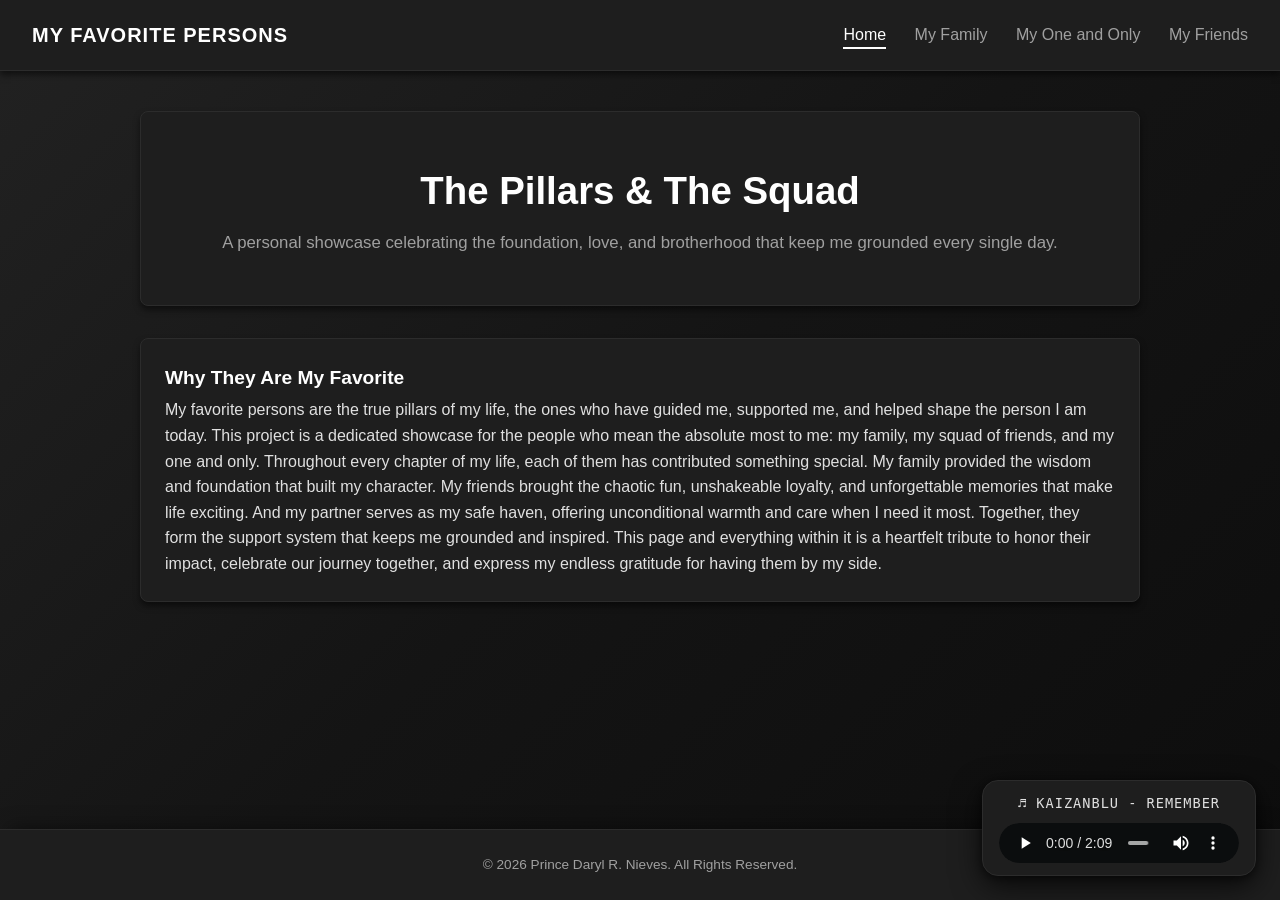
<file: index.html>
<!DOCTYPE html>
<html lang="en">
<head>
    <meta charset="UTF-8">
    <meta name="viewport" content="width=device-width, initial-scale=1.0">
    <title>Home - Favorite Persons Website</title>
    <link rel="stylesheet" href="css/style.css">
</head>
<body>
    <!-- Header Section -->
    <header>
        <div class="logo">MY FAVORITE PERSONS</div>
            <!-- Navigations -->
            <nav>
                <a href="index.html" class="active">Home</a>
                <a href="pages/family.html">My Family</a>
                <a href="pages/special.html">My One and Only</a>
                <a href="pages/friends.html">My Friends</a>
            </nav>
    </header>

    <main>
        <!-- Main Section -->
        <section class="favorites">
            <h1>The Pillars & The Squad</h1>
            <p>A personal showcase celebrating the foundation, love, and brotherhood that keep me grounded every single day.</p>
        </section>

        <!-- About Section -->
        <section class="card">
            <h3>Why They Are My Favorite</h3>
            <p>My favorite persons are the true pillars of my life, the ones who have guided me, supported me, and helped shape the person I am today. This project is a dedicated showcase for the people who mean the absolute most to me: my family, my squad of friends, and my one and only. Throughout every chapter of my life, each of them has contributed something special. My family provided the wisdom and foundation that built my character. My friends brought the chaotic fun, unshakeable loyalty, and unforgettable memories that make life exciting. And my partner serves as my safe haven, offering unconditional warmth and care when I need it most. Together, they form the support system that keeps me grounded and inspired. This page and everything within it is a heartfelt tribute to honor their impact, celebrate our journey together, and express my endless gratitude for having them by my side.</p>
        </section>
    </main>

    <!-- Audio Player -->
    <div class="audio-card">
        <div class="audio-label">
             <span>♬ KAIZANBLU - REMEMBER</span>
        </div>
        <audio controls loop autoplay>
            <source src="assets/audios/kaizanblu-remember.mp3" type="audio/mpeg">
            Your browser does not support the audio element.
        </audio>
    </div>

    <!-- Footer Section -->
    <footer>
        <p>© 2026 Prince Daryl R. Nieves. All Rights Reserved.</p>
    </footer>
</body>
</html>
</file>
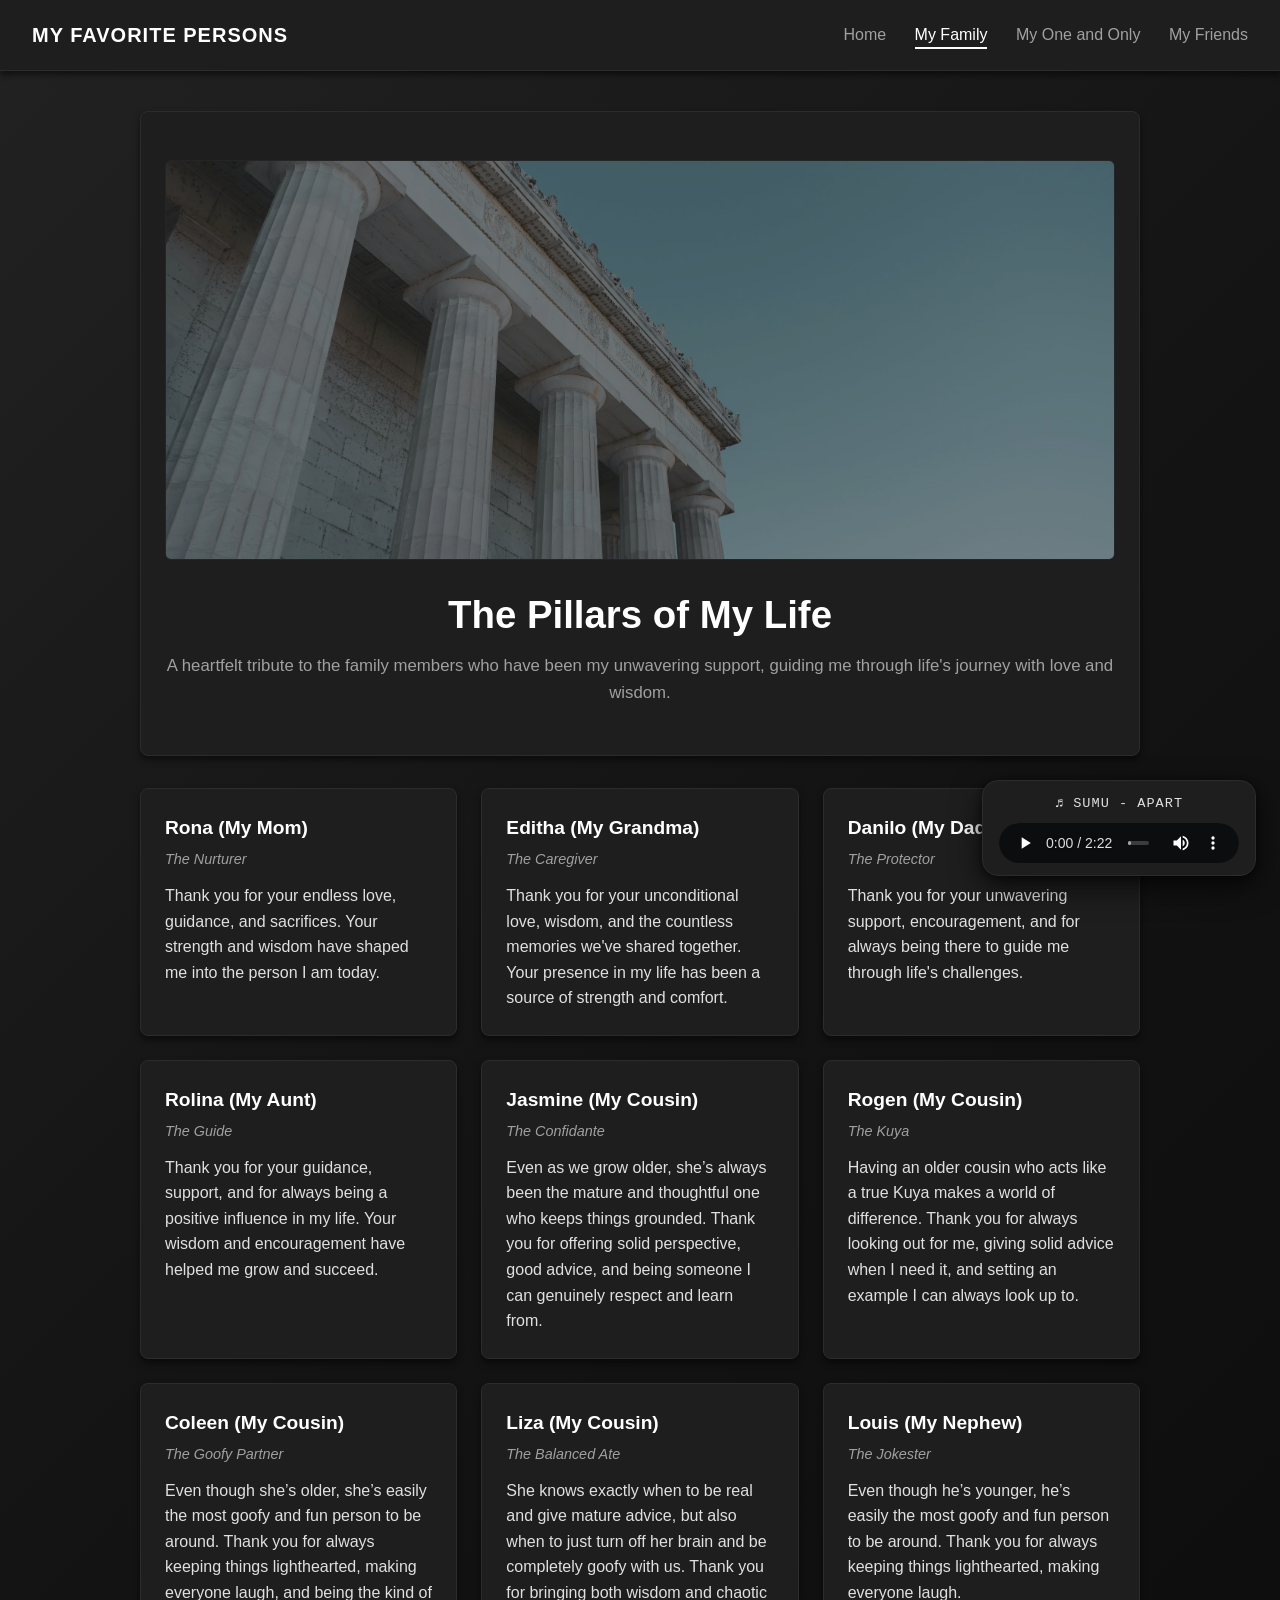
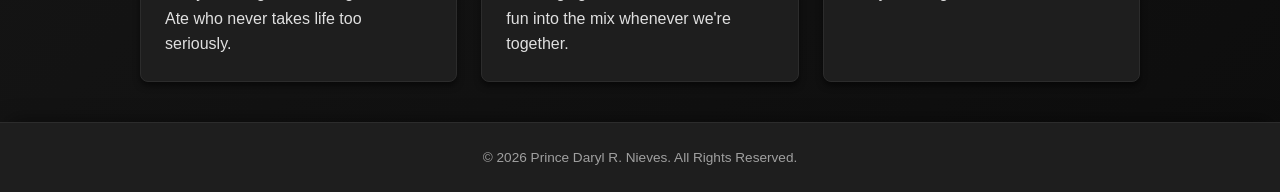
<file: pages/family.html>
<!DOCTYPE html>
<html lang="en">
<head>
    <meta charset="UTF-8">
    <meta name="viewport" content="width=device-width, initial-scale=1.0">
    <title>My Family - Favorite Persons Website</title>
    <link rel="stylesheet" href="../css/style.css">
</head>
<body>
    <!-- Header Section -->
    <header>
        <div class="logo">MY FAVORITE PERSONS</div>
            <!-- Navigations -->
            <nav>
                <a href="../index.html">Home</a>
                <a href="family.html" class="active">My Family</a>
                <a href="special.html">My One and Only</a>
                <a href="friends.html">My Friends</a>
            </nav>
    </header>

    <main>
        <!-- Main Section -->
        <section class="favorites">
            <img src="../assets/images/pillars.webp" alt="Pillars" class="favorites-img">
            <h1>The Pillars of My Life</h1>
            <p>A heartfelt tribute to the family members who have been my unwavering support, guiding me through life's journey with love and wisdom.</p>
        </section>

        <!-- Family Members Section -->
        <div class="grid">
            <!-- Family Member Card 1 -->
            <div class="card">
                <h3>Rona (My Mom)</h3>
                <p class="role">The Nurturer</p>
                <p>Thank you for your endless love, guidance, and sacrifices. Your strength and wisdom have shaped me into the person I am today.</p>
            </div>

            <!-- Family Member Card 2 -->
            <div class="card">
                <h3>Editha (My Grandma)</h3>
                <p class="role">The Caregiver</p>
                <p>Thank you for your unconditional love, wisdom, and the countless memories we've shared together. Your presence in my life has been a source of strength and comfort.</p>
            </div>

            <!-- Family Member Card 3 -->
            <div class="card">
                <h3>Danilo (My Dad)</h3>
                <p class="role">The Protector</p>
                <p>Thank you for your unwavering support, encouragement, and for always being there to guide me through life's challenges.</p>
            </div>

            <!-- Family Member Card 4 -->
            <div class="card">
                <h3>Rolina (My Aunt)</h3>
                <p class="role">The Guide</p>
                <p>Thank you for your guidance, support, and for always being a positive influence in my life. Your wisdom and encouragement have helped me grow and succeed.</p>
            </div>

            <!-- Family Member Card 5 -->
            <div class="card"> 
                <h3>Jasmine (My Cousin)</h3>
                <p class="role">The Confidante</p>
                <p>Even as we grow older, she’s always been the mature and thoughtful one who keeps things grounded. Thank you for offering solid perspective, good advice, and being someone I can genuinely respect and learn from.</p>
            </div>

            <!-- Family Member Card 6 -->
            <div class="card">
                <h3>Rogen (My Cousin)</h3>
                <p class="role">The Kuya</p>
                <p>Having an older cousin who acts like a true Kuya makes a world of difference. Thank you for always looking out for me, giving solid advice when I need it, and setting an example I can always look up to.</p>
            </div>

            <!-- Family Member Card 7 -->
            <div class="card">
                <h3>Coleen (My Cousin)</h3>
                <p class="role">The Goofy Partner</p>
                <p>Even though she’s older, she’s easily the most goofy and fun person to be around. Thank you for always keeping things lighthearted, making everyone laugh, and being the kind of Ate who never takes life too seriously.</p>
            </div>

            <!-- Family Member Card 8 -->
            <div class="card">
                <h3>Liza (My Cousin)</h3>
                <p class="role">The Balanced Ate</p>
                <p>She knows exactly when to be real and give mature advice, but also when to just turn off her brain and be completely goofy with us. Thank you for bringing both wisdom and chaotic fun into the mix whenever we're together.</p>
            </div>

            <!-- Family Member Card 9 -->
            <div class="card">
                <h3>Louis (My Nephew)</h3>
                <p class="role">The Jokester</p>
                <p>Even though he’s younger, he’s easily the most goofy and fun person to be around. Thank you for always keeping things lighthearted, making everyone laugh.</p>
            </div>
        </div>
    </main>

    <!-- Audio Player -->
    <div class="audio-card">
        <div class="audio-label">
             <span>♬ SUMU - APART</span>
        </div>
        <audio controls loop autoplay>
            <source src="../assets/audios/sumu-apart.mp3" type="audio/mpeg">
            Your browser does not support the audio element.
        </audio>
    </div>

    <!-- Footer Section -->
    <footer>
        <p>© 2026 Prince Daryl R. Nieves. All Rights Reserved.</p>
    </footer>
</body>
</html>
</file>
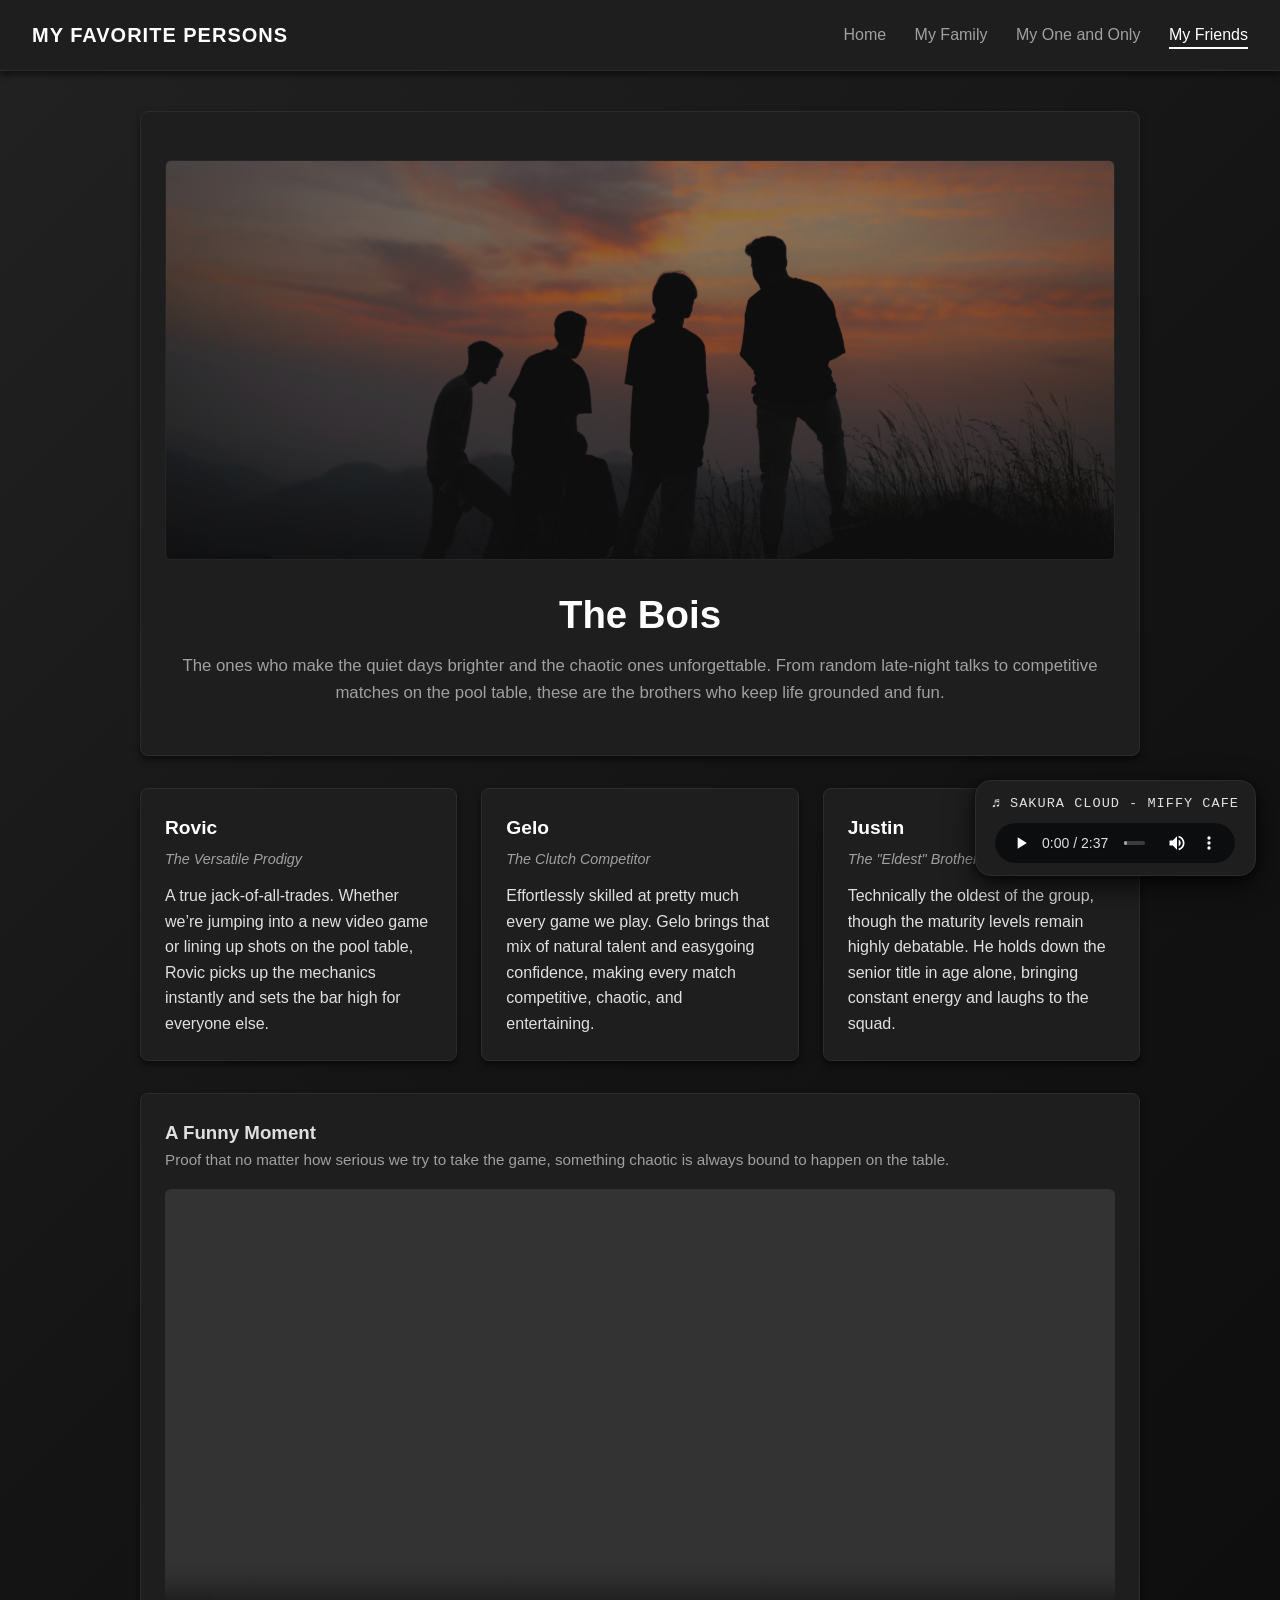
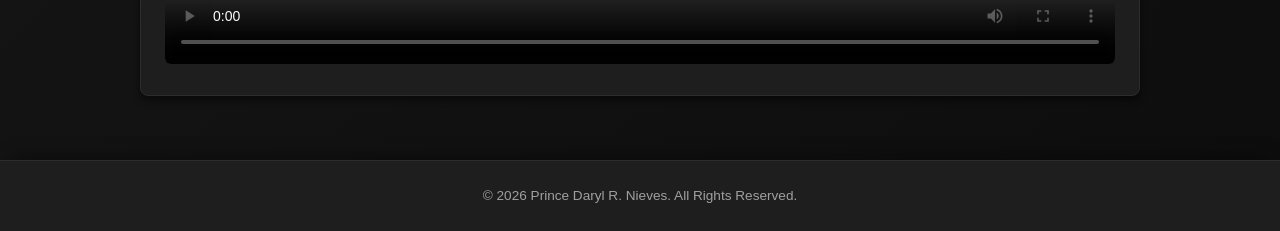
<file: pages/friends.html>
<!DOCTYPE html>
<html lang="en">
<head>
    <meta charset="UTF-8">
    <meta name="viewport" content="width=device-width, initial-scale=1.0">
    <title>My Friends - Favorite Persons Website</title>
    <link rel="stylesheet" href="../css/style.css">
</head>
<body>
    <!-- Header Section -->
    <header>
        <div class="logo">MY FAVORITE PERSONS</div>
            <!-- Navigations -->
            <nav>
                <a href="../index.html">Home</a>
                <a href="family.html">My Family</a>
                <a href="special.html">My One and Only</a>
                <a href="friends.html" class="active">My Friends</a>
            </nav>
    </header>

    <main>
        <!-- Main Section -->
        <section class="favorites">
            <img src="../assets/images/friends.avif" alt="Friends" class="favorites-img">
            <h1>The Bois</h1>
            <p>The ones who make the quiet days brighter and the chaotic ones unforgettable. From random late-night talks to competitive matches on the pool table, these are the brothers who keep life grounded and fun.</p>
        </section>

        <!-- Friends Section -->
        <div class="grid">
            <!-- Friend Card 1 -->
            <div class="card">
                <h3>Rovic</h3>
                <p class="role">The Versatile Prodigy</p>
                <p>A true jack-of-all-trades. Whether we’re jumping into a new video game or lining up shots on the pool table, Rovic picks up the mechanics instantly and sets the bar high for everyone else.</p>
            </div>

            <!-- Friend Card 2 -->
            <div class="card">
                <h3>Gelo</h3>
                <p class="role">The Clutch Competitor</p>
                <p>Effortlessly skilled at pretty much every game we play. Gelo brings that mix of natural talent and easygoing confidence, making every match competitive, chaotic, and entertaining.</p>
            </div>

            <!-- Friend Card 3 -->
            <div class="card">
                <h3>Justin</h3>
                <p class="role">The "Eldest" Brother</p>
                <p>Technically the oldest of the group, though the maturity levels remain highly debatable. He holds down the senior title in age alone, bringing constant energy and laughs to the squad.</p>
            </div>
        </div>

        <!-- Video Section -->
        <section class="media-block">
            <h3 class="mb-1">A Funny Moment</h3>
            <p class="mb-2" style="color: var(--text-muted); font-size: 0.95rem;">Proof that no matter how serious we try to take the game, something chaotic is always bound to happen on the table.</p>
            <video controls>
            <source src="../assets/videos/funny-moment.mp4" type="video/mp4">
            Your browser does not support the video tag.
            </video>
        </section>
    </main>

    <!-- Audio Player -->
    <div class="audio-card">
        <div class="audio-label">
             <span>♬ SAKURA CLOUD - MIFFY CAFE</span>
        </div>
        <audio controls loop autoplay>
            <source src="../assets/audios/sakuracloud-miffy-cafe.mp3" type="audio/mpeg">
            Your browser does not support the audio element.
        </audio>
    </div>

    <!-- Footer Section -->
    <footer>
        <p>© 2026 Prince Daryl R. Nieves. All Rights Reserved.</p>
    </footer>
</body>
</html>
</file>
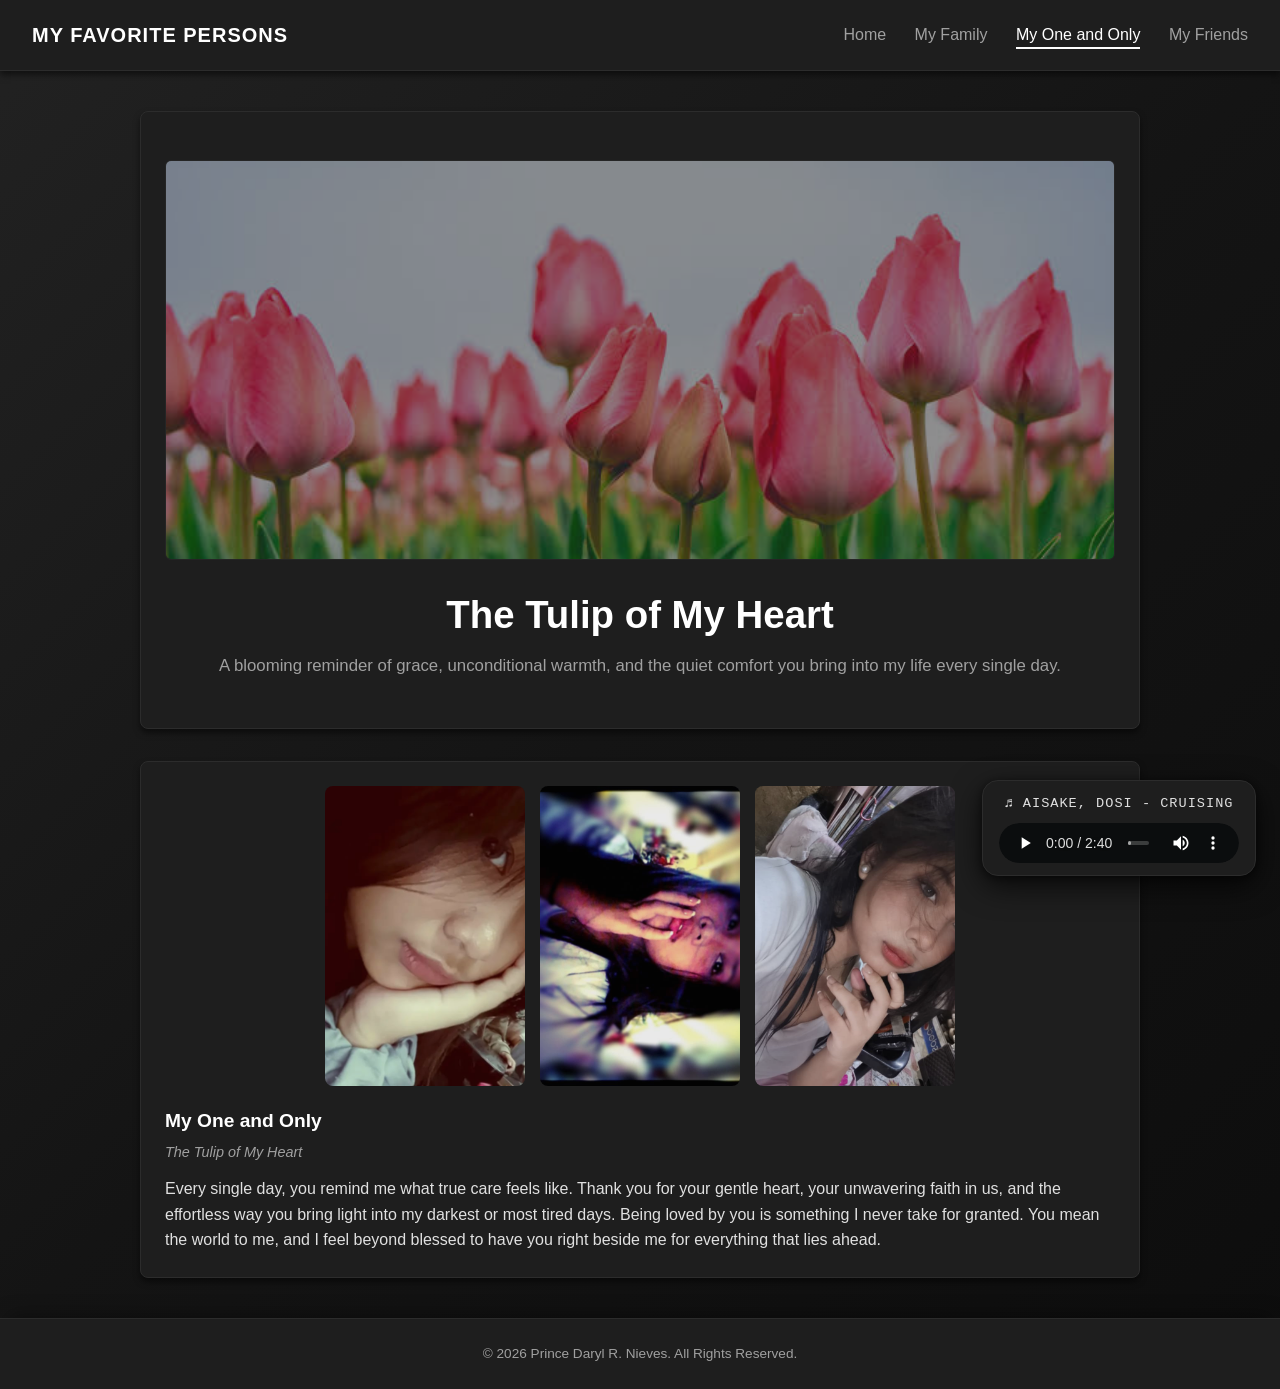
<file: pages/special.html>
<!DOCTYPE html>
<html lang="en">
<head>
    <meta charset="UTF-8">
    <meta name="viewport" content="width=device-width, initial-scale=1.0">
    <title>My One and Only - Favorite Persons Website</title>
    <link rel="stylesheet" href="../css/style.css">
</head>
<body>
    <!-- Header Section -->
    <header>
        <div class="logo">MY FAVORITE PERSONS</div>
            <!-- Navigations -->
            <nav>
                <a href="../index.html">Home</a>
                <a href="family.html">My Family</a>
                <a href="special.html" class="active">My One and Only</a>
                <a href="friends.html">My Friends</a>
            </nav>
    </header>

    <main>
        <!-- Main Section -->
        <section class="favorites">
            <img src="../assets/images/tulips.jpg" alt="Tulips" class="favorites-img">
            <h1>The Tulip of My Heart</h1>
            <p>A blooming reminder of grace, unconditional warmth, and the quiet comfort you bring into my life every single day.</p>
        </section>

        <!-- Special Person Section -->
        <div class="grid">
            <!-- Special Person Card -->
            <div class="special-card">
                <div class="special-card-group">
                    <img src="../assets/images/my-tulip.jpg" alt="Special Person">
                    <img src="../assets/images/my-tulip2.jpg" alt="Special Person">
                    <img src="../assets/images/my-tulip3.jpg" alt="Special Person">
                </div>
                <h3>My One and Only</h3>
                <p class="role">The Tulip of My Heart</p>
                <p>Every single day, you remind me what true care feels like. Thank you for your gentle heart, your unwavering faith in us, and the effortless way you bring light into my darkest or most tired days. Being loved by you is something I never take for granted. You mean the world to me, and I feel beyond blessed to have you right beside me for everything that lies ahead.</p>
            </div>
        </div>
    </main>

    <!-- Audio Player -->
    <div class="audio-card">
        <div class="audio-label">
             <span>♬ AISAKE, DOSI - CRUISING</span>
        </div>
        <audio controls loop autoplay>
            <source src="../assets/audios/aisake-dosi-cruising.mp3" type="audio/mpeg">
            Your browser does not support the audio element.
        </audio>
    </div>

    <!-- Footer Section -->
    <footer>
        <p>© 2026 Prince Daryl R. Nieves. All Rights Reserved.</p>
    </footer>
</body>
</html>
</file>
<file: css/style.css>
/* Color Variables */
:root {
  --bg-dark: #121212;
  --bg-card: #1e1e1e;
  --bg-card-hover: #282828;
  --border-color: #2c2c2c;
  --text-main: #e0e0e0;
  --text-muted: #a0a0a0;
  --accent-white: #ffffff;
  --font-family: 'Segoe UI', Roboto, Helvetica, Arial, sans-serif;
}

/* Universal Selector */
* {
  box-sizing: border-box;
  margin: 0;
  padding: 0;
}

/* Body Styling */
body {
    background: linear-gradient(135deg, #222222 0%, #141414 50%, #0d0d0d 100%);
    color: #e0e0e0;
    font-family: var(--font-family);
    min-height: 100vh;
    line-height: 1.6;
    min-height: 100vh;
    display: flex;
    flex-direction: column;
}

/* Header Section */
header {
    background-color: #1e1e1e;
    text-align: center;
    border-bottom: 1px solid var(--border-color);
    box-shadow: 0 4px 6px rgba(0, 0, 0, 0.5);
    display: flex;
    justify-content: space-between;
    align-items: center;
    padding: 1.2rem 2rem;
}

.logo {
    font-size: 1.25rem;
    font-weight: 700;
    color: var(--accent-white);
    letter-spacing: 1px;
    text-transform: uppercase;
}

/* Navigations */
nav a {
    color: var(--text-muted);
    text-decoration: none;
    margin-left: 1.5rem;
    font-weight: 500;
    transition: color 0.2s ease, border-color 0.2s ease;
}

nav a:hover,
nav a.active {
    color: var(--accent-white);
    border-bottom: 2px solid var(--accent-white);
    padding-bottom: 4px;
}

/* Main Section */
main {
    max-width: 1000px;
    width: 90%;
    margin: 2.5rem auto;
    flex: 1;
}

.favorites {
    text-align: center;
    padding: 3rem 1.5rem;
    background-color: var(--bg-card);
    border: 1px solid var(--border-color);
    border-radius: 8px;
    margin-bottom: 2rem;
    box-shadow: 0 4px 6px rgba(0, 0, 0, 0.5);
}

.favorites h1 {
    font-size: 2.4rem;
    color: var(--accent-white);
    margin-bottom: 0.5rem;
}

.favorites p {
    color: var(--text-muted);
    font-size: 1.05rem;
}

.favorites img {
    width: 100%;
    height: 400px;
    object-fit: cover;
    border-radius: 6px;
    margin-bottom: 1rem;
    border: 1px solid var(--border-color);
    opacity: 0.5;
}

/* Cards */
.card {
    background-color: var(--bg-card);
    box-shadow: 0 4px 6px rgba(0, 0, 0, 0.5);
    border: 1px solid var(--border-color);
    border-radius: 8px;
    padding: 1.5rem;
    transition: transform 0.2s ease, background-color 0.2s ease, border-color 0.2s ease;
}

.card img {
    width: 100%;
    height: 200px;
    object-fit: cover;
    border-radius: 6px;
    margin-bottom: 1rem;
    border: 1px solid var(--border-color);
}

.card:hover {
    transform: translateY(-3px);
    background-color: var(--bg-card-hover);
    border-color: #3e3e3e;
}

.card h3 {
    color: var(--accent-white);
    margin-bottom: 0.25rem;
    font-size: 1.2rem;
}

.card .role {
    color: var(--text-muted);
    font-size: 0.9rem;
    margin-bottom: 0.75rem;
    font-style: italic;
}

/* Special card for the "My One and Only" section */
.special-card {
    background-color: var(--bg-card);
    box-shadow: 0 4px 6px rgba(0, 0, 0, 0.5);
    border: 1px solid var(--border-color);
    border-radius: 8px;
    padding: 1.5rem;
    transition: transform 0.2s ease, background-color 0.2s ease, border-color 0.2s ease;
}

.special-card:hover {
    transform: translateY(-3px);
    background-color: var(--bg-card-hover);
    border-color: #3e3e3e;
}

.special-card h3 {
    color: var(--accent-white);
    margin-bottom: 0.25rem;
    font-size: 1.2rem;
}

.special-card .role {
    color: var(--text-muted);
    font-size: 0.9rem;
    margin-bottom: 0.75rem;
    font-style: italic;
}

.special-card-group {
    display: flex;
    justify-content: center;
    gap: 15px;
    margin-bottom: 20px;
    opacity: 0.9;
}

.special-card img {
    width: 200px;
    height: 300px;
    object-fit: cover;
    border-radius: 8px;
}

/* Grid Layout */

.grid {
    display: grid;
    grid-template-columns: repeat(auto-fit, minmax(280px, 1fr));
    gap: 1.5rem;
}

/*  Blocks */
.media-block {
    background-color: var(--bg-card);
    border: 1px solid var(--border-color);
    border-radius: 8px;
    padding: 1.5rem;
    margin-top: 2rem;
    margin-bottom: 1.5rem;
    box-shadow: 0 4px 6px rgba(0, 0, 0, 0.5);
}

.media-block h2 {
    color: var(--accent-white);
    margin-bottom: 1rem;
    font-size: 1.4rem;
}

.media-block p {
    color: var(--text-muted);
    margin-bottom: 1rem;
}

video, audio {
    width: 100%;
    border-radius: 6px;
    outline: none;
}

/* Audio Player */
.audio-card {
    position: fixed;
    bottom: 24px;
    right: 24px;
    background-color: #1e1e1e;
    border: 1px solid var(--border-color);
    padding: 0.75rem 1rem;
    border-radius: 16px;
    display: flex;
    flex-direction: column;
    align-items: center;
    gap: 0.5rem;
    z-index: 9999;
    box-shadow: 0 10px 30px rgba(0, 0, 0, 0.7),
              0 2px 8px rgba(0, 0, 0, 0.5);
    transition: transform 0.2s ease, box-shadow 0.2s ease;
}

.audio-card:hover {
    transform: translateY(-3px);
    box-shadow: 0 14px 36px rgba(0, 0, 0, 0.8),
              0 4px 12px rgba(0, 0, 0, 0.6);
}

.audio-label {
    font-family: monospace, sans-serif;
    font-size: 0.85rem;
    color: #e0e0e0;
    letter-spacing: 1px;
}

.audio-card audio {
    height: 40px;
    width: 240px;
}

.audio-card audio {
    height: 40px;
    width: 240px;
    filter: invert(100%) hue-rotate(180deg);
    border-radius: 30px;
}

/* Footer Section */
footer {
    text-align: center;
    padding: 1.5rem;
    box-shadow: 0 -10px 20px -10px rgba(0, 0, 0, 0.5);
    background-color: #1e1e1e;
    border-top: 1px solid var(--border-color);
    color: var(--text-muted);
    font-size: 0.85rem;
}
</file>
